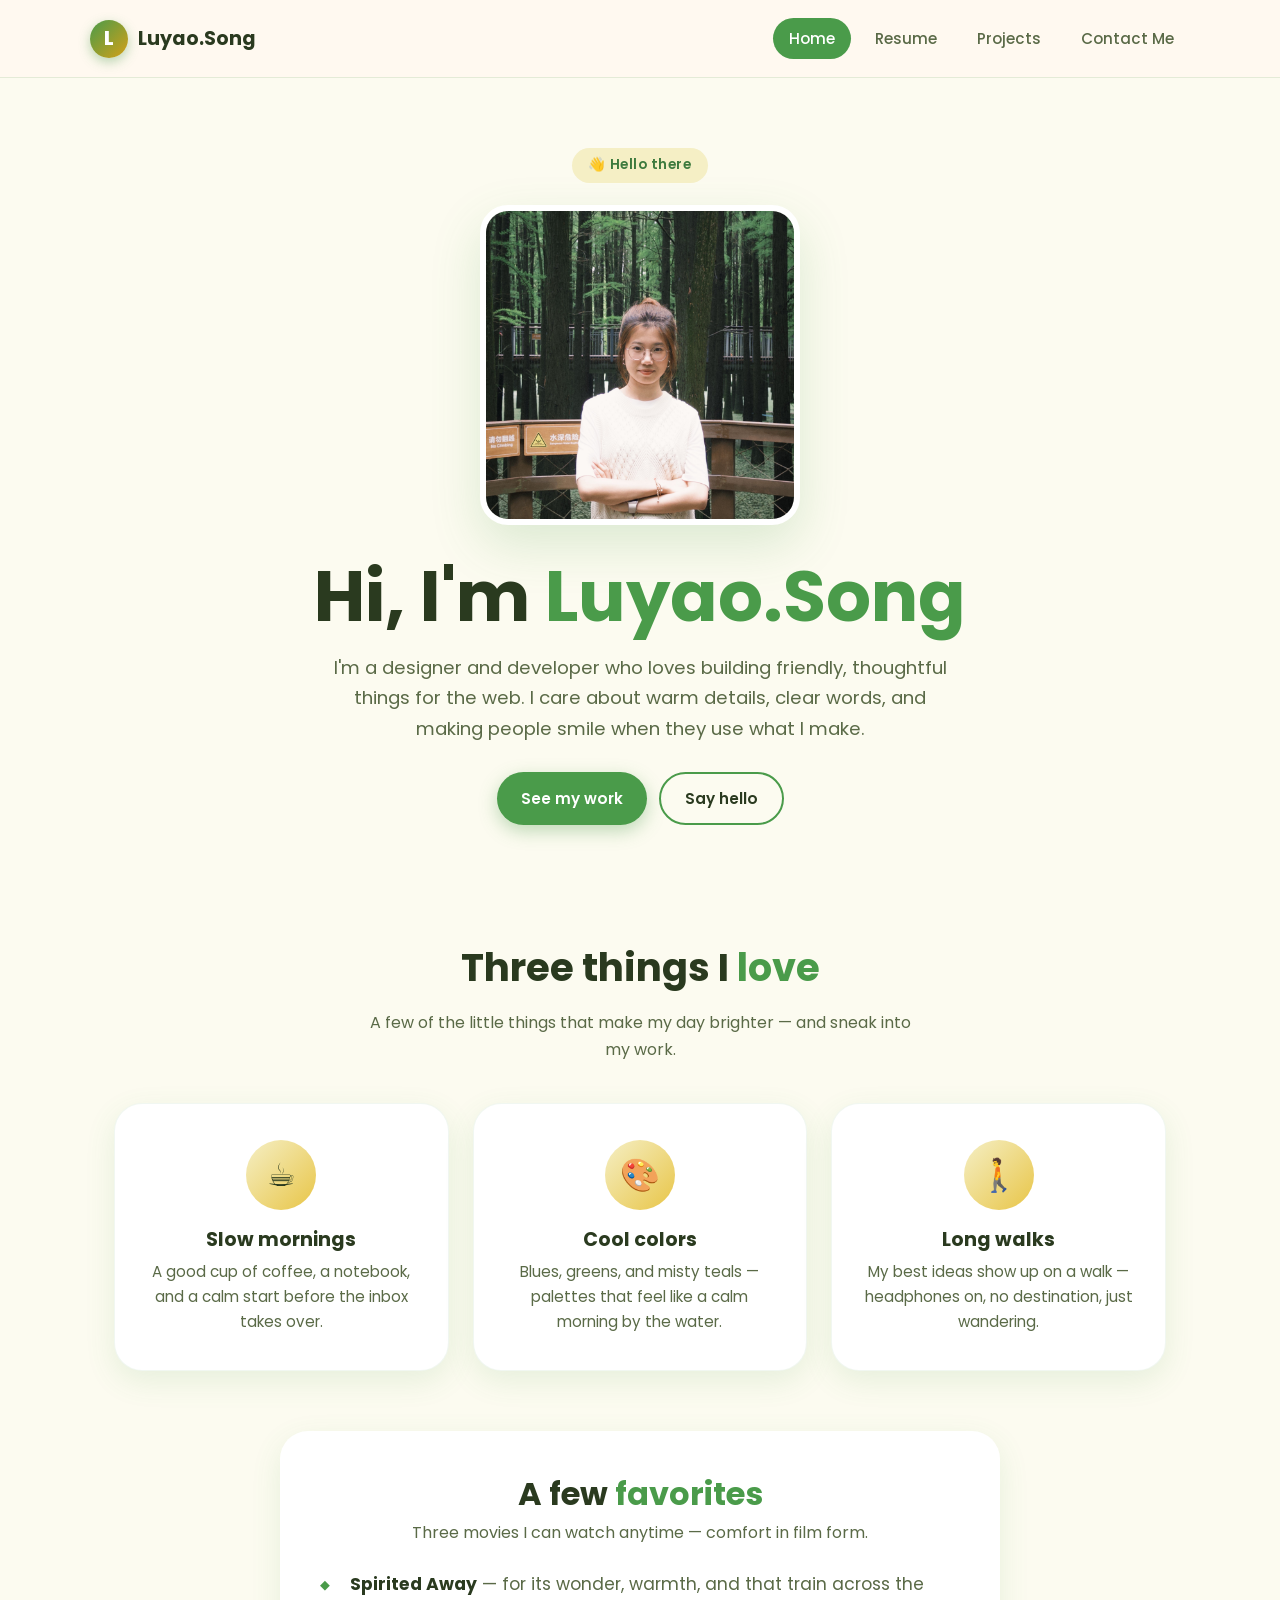
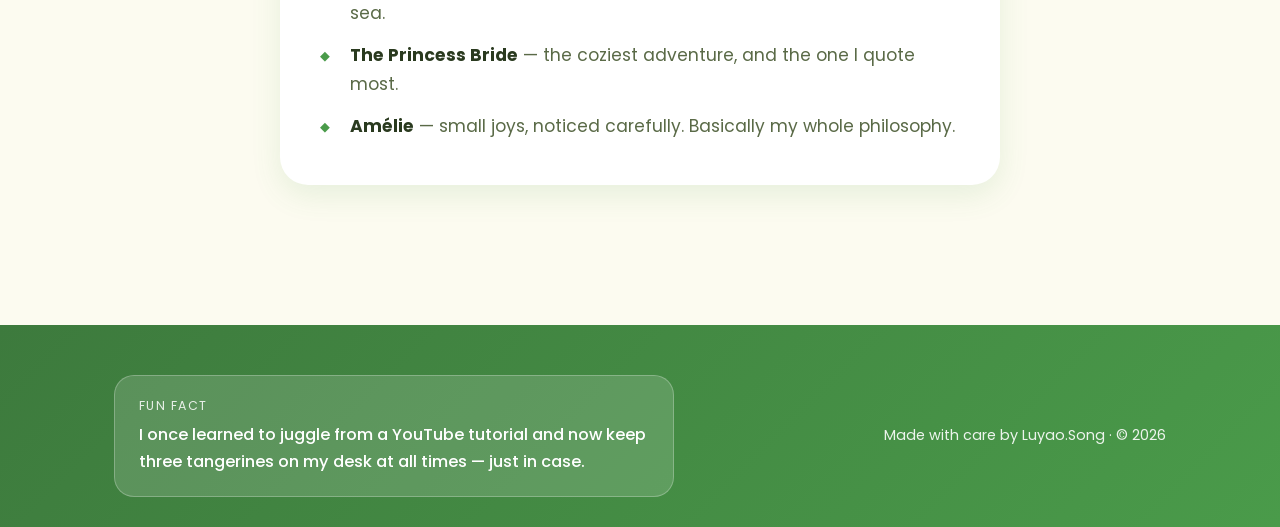
<file: index.html>
<!DOCTYPE html>
<html lang="en">
<head>
  <meta charset="UTF-8" />
  <meta name="viewport" content="width=device-width, initial-scale=1.0" />
  <title>Luyao.Song — Home</title>
  <meta name="description" content="Hi, I'm Luyao — a friendly designer & developer who loves warm colors, good coffee, and side projects." />
  <link rel="preconnect" href="https://fonts.googleapis.com" />
  <link rel="preconnect" href="https://fonts.gstatic.com" crossorigin />
  <link href="https://fonts.googleapis.com/css2?family=Poppins:wght@400;500;600;700&display=swap" rel="stylesheet" />
  <link rel="stylesheet" href="styles.css" />
</head>
<body>
  <!-- ===== Header ===== -->
  <header class="site-header">
    <div class="container nav">
      <a class="brand" href="index.html">
        <span class="brand-mark">L</span>
        <span>Luyao.Song</span>
      </a>
      <button class="nav-toggle" aria-label="Toggle menu" aria-expanded="false">
        <span></span><span></span><span></span>
      </button>
      <nav class="nav-links" id="navLinks">
        <a href="index.html" class="active">Home</a>
        <a href="resume.html">Resume</a>
        <a href="projects.html">Projects</a>
        <a href="contact.html">Contact Me</a>
      </nav>
    </div>
  </header>

  <main>
    <!-- ===== Hero ===== -->
    <section class="hero">
      <div class="container">
        <span class="hero-eyebrow">👋 Hello there</span>
        <img class="hero-photo"
             src="profile.jpg"
             alt="Portrait of Luyao.Song" />
        <h1>Hi, I'm <span class="accent">Luyao.Song</span></h1>
        <p class="lead">
          I'm a designer and developer who loves building friendly, thoughtful
          things for the web. I care about warm details, clear words, and
          making people smile when they use what I make.
        </p>
        <div class="hero-actions">
          <a href="projects.html" class="btn">See my work</a>
          <a href="contact.html" class="btn btn-ghost">Say hello</a>
        </div>
      </div>
    </section>

    <!-- ===== Three things I like ===== -->
    <section class="section">
      <div class="container">
        <div class="section-head">
          <h2>Three things I <span class="accent">love</span></h2>
          <p>A few of the little things that make my day brighter — and sneak into my work.</p>
        </div>
        <div class="likes-grid">
          <article class="like-card">
            <div class="like-icon">☕</div>
            <h3>Slow mornings</h3>
            <p>A good cup of coffee, a notebook, and a calm start before the inbox takes over.</p>
          </article>
          <article class="like-card">
            <div class="like-icon">🎨</div>
            <h3>Cool colors</h3>
            <p>Blues, greens, and misty teals — palettes that feel like a calm morning by the water.</p>
          </article>
          <article class="like-card">
            <div class="like-icon">🚶</div>
            <h3>Long walks</h3>
            <p>My best ideas show up on a walk — headphones on, no destination, just wandering.</p>
          </article>
        </div>
      </div>
    </section>

    <!-- ===== Favorites ===== -->
    <section class="section" style="padding-top:0;">
      <div class="container">
        <div class="favorites">
          <h2>A few <span class="accent">favorites</span></h2>
          <p class="sub">Three movies I can watch anytime — comfort in film form.</p>
          <ul class="favorites-list">
            <li><strong>Spirited Away</strong> — for its wonder, warmth, and that train across the sea.</li>
            <li><strong>The Princess Bride</strong> — the coziest adventure, and the one I quote most.</li>
            <li><strong>Amélie</strong> — small joys, noticed carefully. Basically my whole philosophy.</li>
          </ul>
        </div>
      </div>
    </section>
  </main>

  <!-- ===== Footer ===== -->
  <footer class="site-footer">
    <div class="container footer-inner">
      <div class="fun-fact">
        <div class="label">Fun fact</div>
        <p>I once learned to juggle from a YouTube tutorial and now keep three tangerines on my desk at all times — just in case.</p>
      </div>
      <div class="footer-meta">
        Made with care by Luyao.Song · © 2026
      </div>
    </div>
  </footer>

  <script src="app.js"></script>
</body>
</html>
</file>
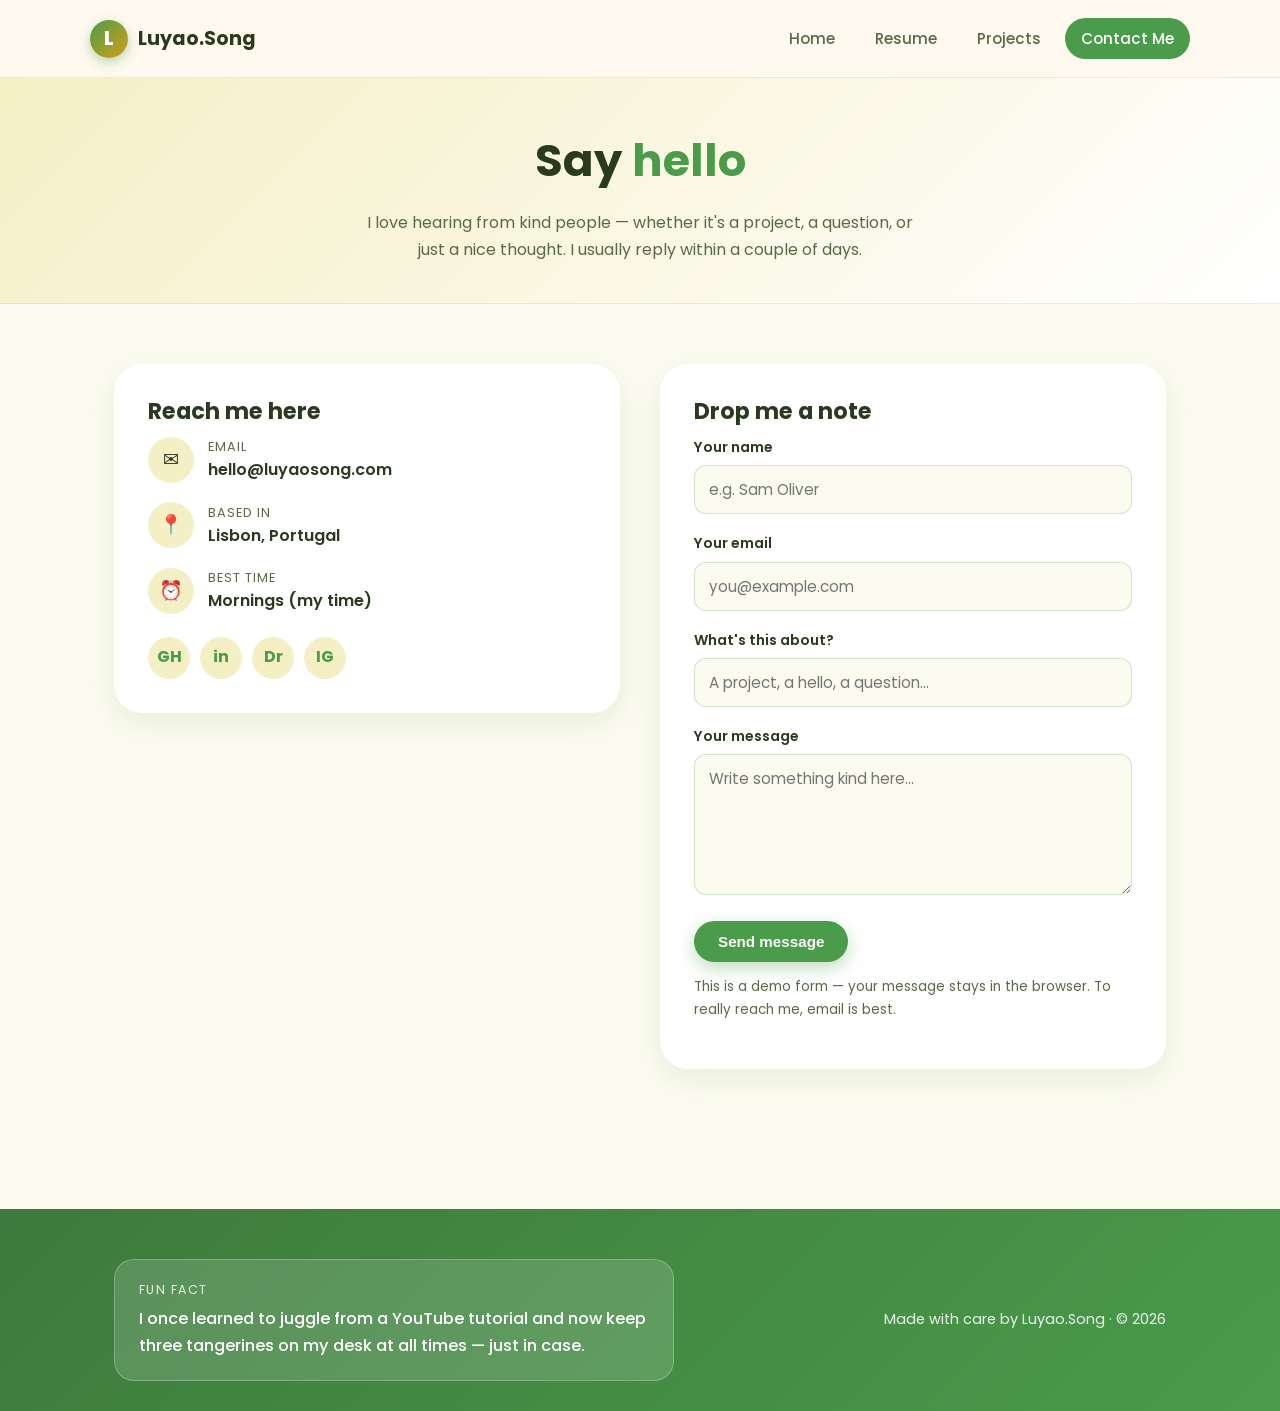
<file: contact.html>
<!DOCTYPE html>
<html lang="en">
<head>
  <meta charset="UTF-8" />
  <meta name="viewport" content="width=device-width, initial-scale=1.0" />
  <title>Luyao.Song — Contact Me</title>
  <meta name="description" content="Get in touch with Luyao.Song — friendly messages always welcome." />
  <link rel="preconnect" href="https://fonts.googleapis.com" />
  <link rel="preconnect" href="https://fonts.gstatic.com" crossorigin />
  <link href="https://fonts.googleapis.com/css2?family=Poppins:wght@400;500;600;700&display=swap" rel="stylesheet" />
  <link rel="stylesheet" href="styles.css" />
</head>
<body>
  <header class="site-header">
    <div class="container nav">
      <a class="brand" href="index.html">
        <span class="brand-mark">L</span>
        <span>Luyao.Song</span>
      </a>
      <button class="nav-toggle" aria-label="Toggle menu" aria-expanded="false">
        <span></span><span></span><span></span>
      </button>
      <nav class="nav-links" id="navLinks">
        <a href="index.html">Home</a>
        <a href="resume.html">Resume</a>
        <a href="projects.html">Projects</a>
        <a href="contact.html" class="active">Contact Me</a>
      </nav>
    </div>
  </header>

  <main>
    <section class="page-hero">
      <div class="container">
        <h1>Say <span class="accent">hello</span></h1>
        <p>I love hearing from kind people — whether it's a project, a question, or just a nice thought. I usually reply within a couple of days.</p>
      </div>
    </section>

    <section class="section">
      <div class="container contact-grid">

        <!-- Contact info -->
        <div class="contact-card">
          <h2 style="font-size:1.4rem;">Reach me here</h2>
          <div class="contact-list">
            <div class="contact-item">
              <div class="contact-icon">✉️</div>
              <div>
                <div class="label">Email</div>
                <div class="value">hello@luyaosong.com</div>
              </div>
            </div>
            <div class="contact-item">
              <div class="contact-icon">📍</div>
              <div>
                <div class="label">Based in</div>
                <div class="value">Lisbon, Portugal</div>
              </div>
            </div>
            <div class="contact-item">
              <div class="contact-icon">⏰</div>
              <div>
                <div class="label">Best time</div>
                <div class="value">Mornings (my time)</div>
              </div>
            </div>
          </div>

          <div class="social-row">
            <a class="social-chip" href="#" aria-label="GitHub">GH</a>
            <a class="social-chip" href="#" aria-label="LinkedIn">in</a>
            <a class="social-chip" href="#" aria-label="Dribbble">Dr</a>
            <a class="social-chip" href="#" aria-label="Instagram">IG</a>
          </div>
        </div>

        <!-- Contact form -->
        <div class="contact-card">
          <h2 style="font-size:1.4rem;">Drop me a note</h2>
          <form id="contactForm" novalidate>
            <div class="form-group">
              <label for="name">Your name</label>
              <input type="text" id="name" name="name" placeholder="e.g. Sam Oliver" required />
            </div>
            <div class="form-group">
              <label for="email">Your email</label>
              <input type="email" id="email" name="email" placeholder="you@example.com" required />
            </div>
            <div class="form-group">
              <label for="subject">What's this about?</label>
              <input type="text" id="subject" name="subject" placeholder="A project, a hello, a question…" />
            </div>
            <div class="form-group">
              <label for="message">Your message</label>
              <textarea id="message" name="message" rows="5" placeholder="Write something kind here…" required></textarea>
            </div>
            <button type="submit" class="btn">Send message</button>
            <p class="form-status" id="formStatus"></p>
            <p class="form-note">This is a demo form — your message stays in the browser. To really reach me, email is best.</p>
          </form>
        </div>

      </div>
    </section>
  </main>

  <footer class="site-footer">
    <div class="container footer-inner">
      <div class="fun-fact">
        <div class="label">Fun fact</div>
        <p>I once learned to juggle from a YouTube tutorial and now keep three tangerines on my desk at all times — just in case.</p>
      </div>
      <div class="footer-meta">
        Made with care by Luyao.Song · © 2026
      </div>
    </div>
  </footer>

  <script src="app.js"></script>
</body>
</html>
</file>
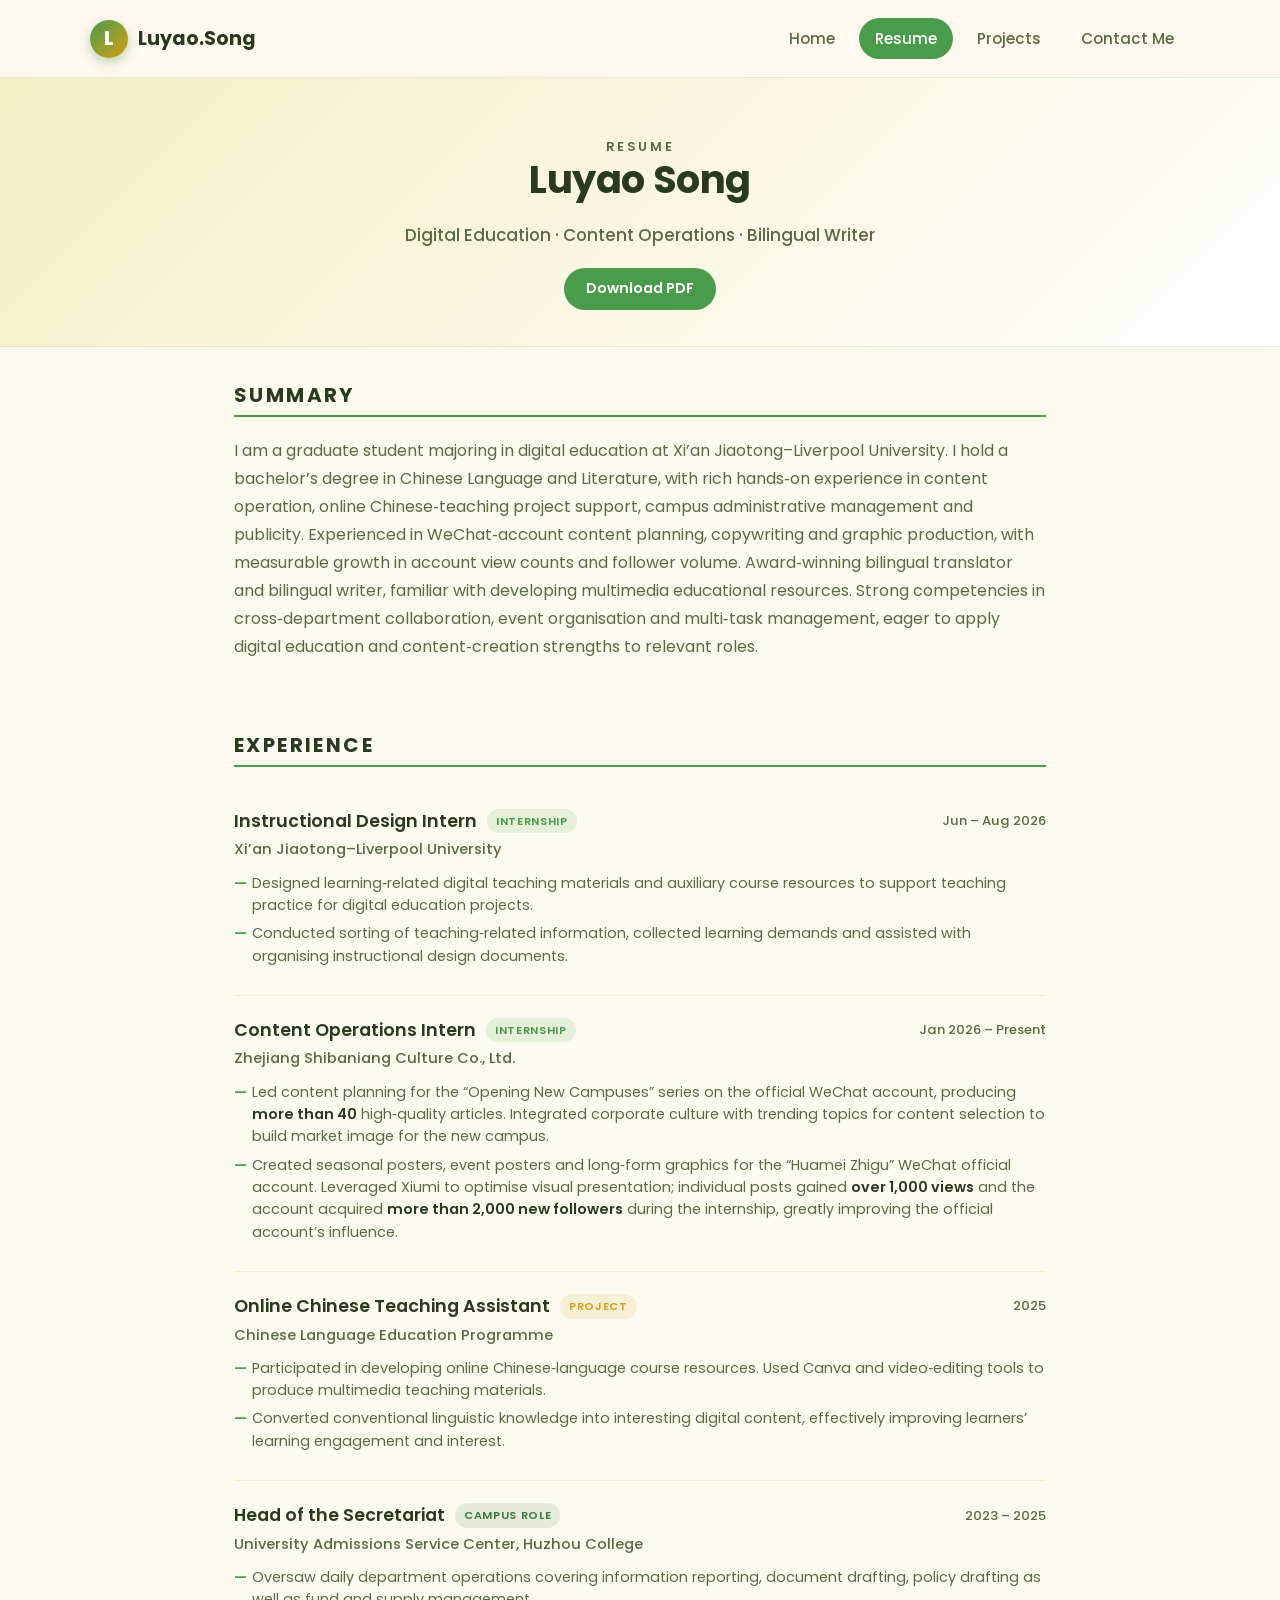
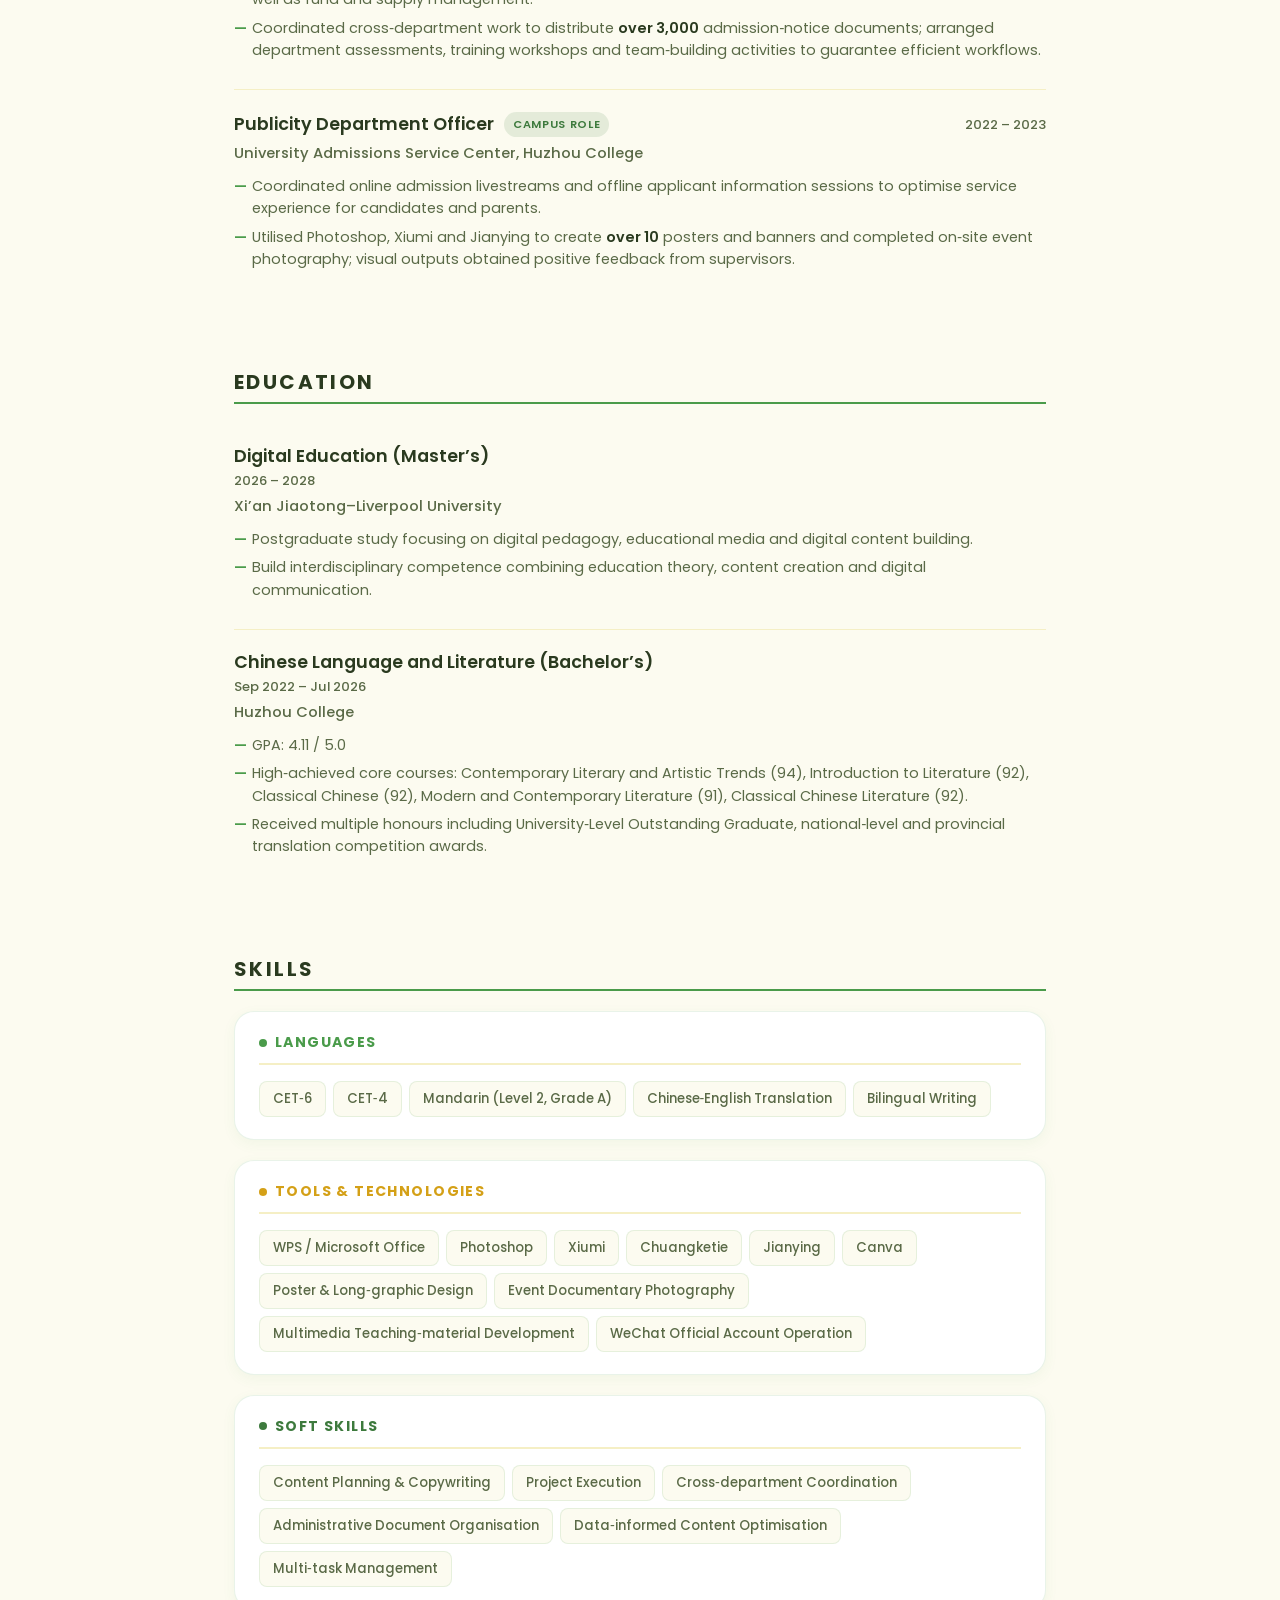
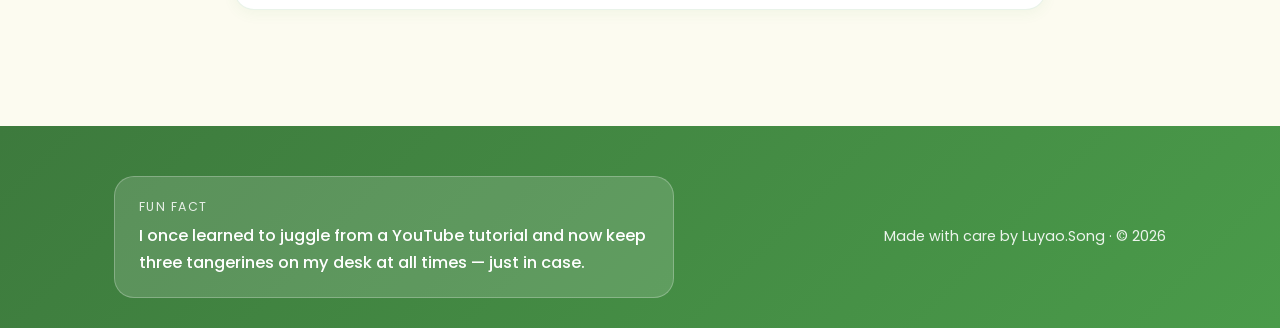
<file: resume.html>
<!DOCTYPE html>
<html lang="en">
<head>
  <meta charset="UTF-8" />
  <meta name="viewport" content="width=device-width, initial-scale=1.0" />
  <title>Luyao.Song — Resume</title>
  <meta name="description" content="Resume of Song Luyao — content operations, design, and Chinese language education." />
  <link rel="preconnect" href="https://fonts.googleapis.com" />
  <link rel="preconnect" href="https://fonts.gstatic.com" crossorigin />
  <link href="https://fonts.googleapis.com/css2?family=Poppins:wght@400;500;600;700&display=swap" rel="stylesheet" />
  <link rel="stylesheet" href="styles.css" />
</head>
<body>
  <header class="site-header">
    <div class="container nav">
      <a class="brand" href="index.html">
        <span class="brand-mark">L</span>
        <span>Luyao.Song</span>
      </a>
      <button class="nav-toggle" aria-label="Toggle menu" aria-expanded="false">
        <span></span><span></span><span></span>
      </button>
      <nav class="nav-links" id="navLinks">
        <a href="index.html">Home</a>
        <a href="resume.html" class="active">Resume</a>
        <a href="projects.html">Projects</a>
        <a href="contact.html">Contact Me</a>
      </nav>
    </div>
  </header>

  <main>
    <section class="page-hero resume-hero">
      <div class="container">
        <p class="resume-eyebrow">Resume</p>
        <h1>Luyao Song</h1>
        <p class="hero-subtitle">Digital Education &middot; Content Operations &middot; Bilingual Writer</p>
        <a href="resume.pdf" download class="btn-download">Download PDF</a>
      </div>
    </section>

    <section class="section" id="summary">
      <div class="container">
        <h2>Summary</h2>
        <p>I am a graduate student majoring in digital education at Xi&rsquo;an Jiaotong&ndash;Liverpool University. I hold a bachelor&rsquo;s degree in Chinese Language and Literature, with rich hands&dash;on experience in content operation, online Chinese&dash;teaching project support, campus administrative management and publicity. Experienced in WeChat&dash;account content planning, copywriting and graphic production, with measurable growth in account view counts and follower volume. Award&dash;winning bilingual translator and bilingual writer, familiar with developing multimedia educational resources. Strong competencies in cross&dash;department collaboration, event organisation and multi&dash;task management, eager to apply digital education and content&dash;creation strengths to relevant roles.</p>
      </div>
    </section>

    <section class="section" id="experience">
      <div class="container">
        <h2>Experience</h2>

        <div class="timeline-item">
          <div class="entry-head">
            <div class="entry-title">
              <h3>Instructional Design Intern</h3>
              <span class="role-badge internship">Internship</span>
            </div>
            <span class="date">Jun &ndash; Aug 2026</span>
          </div>
          <div class="org">Xi&rsquo;an Jiaotong&ndash;Liverpool University</div>
          <ul class="bullets">
            <li>Designed learning&dash;related digital teaching materials and auxiliary course resources to support teaching practice for digital education projects.</li>
            <li>Conducted sorting of teaching&dash;related information, collected learning demands and assisted with organising instructional design documents.</li>
          </ul>
        </div>

        <div class="timeline-item">
          <div class="entry-head">
            <div class="entry-title">
              <h3>Content Operations Intern</h3>
              <span class="role-badge internship">Internship</span>
            </div>
            <span class="date">Jan 2026 &ndash; Present</span>
          </div>
          <div class="org">Zhejiang Shibaniang Culture Co., Ltd.</div>
          <ul class="bullets">
            <li>Led content planning for the &ldquo;Opening New Campuses&rdquo; series on the official WeChat account, producing <strong>more than 40</strong> high&dash;quality articles. Integrated corporate culture with trending topics for content selection to build market image for the new campus.</li>
            <li>Created seasonal posters, event posters and long&dash;form graphics for the &ldquo;Huamei Zhigu&rdquo; WeChat official account. Leveraged Xiumi to optimise visual presentation; individual posts gained <strong>over 1,000 views</strong> and the account acquired <strong>more than 2,000 new followers</strong> during the internship, greatly improving the official account&rsquo;s influence.</li>
          </ul>
        </div>

        <div class="timeline-item">
          <div class="entry-head">
            <div class="entry-title">
              <h3>Online Chinese Teaching Assistant</h3>
              <span class="role-badge project">Project</span>
            </div>
            <span class="date">2025</span>
          </div>
          <div class="org">Chinese Language Education Programme</div>
          <ul class="bullets">
            <li>Participated in developing online Chinese&dash;language course resources. Used Canva and video&dash;editing tools to produce multimedia teaching materials.</li>
            <li>Converted conventional linguistic knowledge into interesting digital content, effectively improving learners&rsquo; learning engagement and interest.</li>
          </ul>
        </div>

        <div class="timeline-item">
          <div class="entry-head">
            <div class="entry-title">
              <h3>Head of the Secretariat</h3>
              <span class="role-badge campus">Campus Role</span>
            </div>
            <span class="date">2023 &ndash; 2025</span>
          </div>
          <div class="org">University Admissions Service Center, Huzhou College</div>
          <ul class="bullets">
            <li>Oversaw daily department operations covering information reporting, document drafting, policy drafting as well as fund and supply management.</li>
            <li>Coordinated cross&dash;department work to distribute <strong>over 3,000</strong> admission&dash;notice documents; arranged department assessments, training workshops and team&dash;building activities to guarantee efficient workflows.</li>
          </ul>
        </div>

        <div class="timeline-item">
          <div class="entry-head">
            <div class="entry-title">
              <h3>Publicity Department Officer</h3>
              <span class="role-badge campus">Campus Role</span>
            </div>
            <span class="date">2022 &ndash; 2023</span>
          </div>
          <div class="org">University Admissions Service Center, Huzhou College</div>
          <ul class="bullets">
            <li>Coordinated online admission livestreams and offline applicant information sessions to optimise service experience for candidates and parents.</li>
            <li>Utilised Photoshop, Xiumi and Jianying to create <strong>over 10</strong> posters and banners and completed on&dash;site event photography; visual outputs obtained positive feedback from supervisors.</li>
          </ul>
        </div>
      </div>
    </section>

    <section class="section" id="education">
      <div class="container">
        <h2>Education</h2>

        <div class="timeline-item">
          <div class="meta">
            <h3>Digital Education (Master&rsquo;s)</h3>
            <span class="date">2026 &ndash; 2028</span>
          </div>
          <div class="org">Xi&rsquo;an Jiaotong&ndash;Liverpool University</div>
          <ul class="bullets">
            <li>Postgraduate study focusing on digital pedagogy, educational media and digital content building.</li>
            <li>Build interdisciplinary competence combining education theory, content creation and digital communication.</li>
          </ul>
        </div>

        <div class="timeline-item">
          <div class="meta">
            <h3>Chinese Language and Literature (Bachelor&rsquo;s)</h3>
            <span class="date">Sep 2022 &ndash; Jul 2026</span>
          </div>
          <div class="org">Huzhou College</div>
          <ul class="bullets">
            <li>GPA: 4.11 / 5.0</li>
            <li>High&dash;achieved core courses: Contemporary Literary and Artistic Trends (94), Introduction to Literature (92), Classical Chinese (92), Modern and Contemporary Literature (91), Classical Chinese Literature (92).</li>
            <li>Received multiple honours including University&dash;Level Outstanding Graduate, national&dash;level and provincial translation competition awards.</li>
          </ul>
        </div>
      </div>
    </section>

    <section class="section" id="skills">
      <div class="container">
        <h2>Skills</h2>

        <div class="skills-grid">
          <div class="skill-card">
            <h3 class="skill-card-head">Languages</h3>
            <div class="skill-tags">
              <span class="tag">CET&dash;6</span>
              <span class="tag">CET&dash;4</span>
              <span class="tag">Mandarin (Level 2, Grade A)</span>
              <span class="tag">Chinese&dash;English Translation</span>
              <span class="tag">Bilingual Writing</span>
            </div>
          </div>

          <div class="skill-card">
            <h3 class="skill-card-head">Tools &amp; Technologies</h3>
            <div class="skill-tags">
              <span class="tag">WPS / Microsoft Office</span>
              <span class="tag">Photoshop</span>
              <span class="tag">Xiumi</span>
              <span class="tag">Chuangketie</span>
              <span class="tag">Jianying</span>
              <span class="tag">Canva</span>
              <span class="tag">Poster &amp; Long&dash;graphic Design</span>
              <span class="tag">Event Documentary Photography</span>
              <span class="tag">Multimedia Teaching&dash;material Development</span>
              <span class="tag">WeChat Official Account Operation</span>
            </div>
          </div>

          <div class="skill-card">
            <h3 class="skill-card-head">Soft Skills</h3>
            <div class="skill-tags">
              <span class="tag">Content Planning &amp; Copywriting</span>
              <span class="tag">Project Execution</span>
              <span class="tag">Cross&dash;department Coordination</span>
              <span class="tag">Administrative Document Organisation</span>
              <span class="tag">Data&dash;informed Content Optimisation</span>
              <span class="tag">Multi&dash;task Management</span>
            </div>
          </div>
        </div>
      </div>
    </section>
  </main>

  <footer class="site-footer">
    <div class="container footer-inner">
      <div class="fun-fact">
        <div class="label">Fun fact</div>
        <p>I once learned to juggle from a YouTube tutorial and now keep three tangerines on my desk at all times — just in case.</p>
      </div>
      <div class="footer-meta">
        Made with care by Luyao.Song · © 2026
      </div>
    </div>
  </footer>

  <script src="app.js"></script>
</body>
</html>
</file>
<file: styles.css>
/* ===== Design Tokens ===== */
:root {
  --cream: #FCFBF0;
  --cream-deep: #F5EFC5;
  --coral: #4A9B4A;
  --coral-dark: #2F7A2F;
  --amber: #D4A017;
  --honey: #E8C547;
  --terracotta: #3D7A3D;
  --ink: #2A3A1F;
  --ink-soft: #5A6A47;
  --card: #FFFFFF;
  --shadow: 0 10px 30px rgba(74, 155, 74, 0.12);
  --shadow-lg: 0 20px 50px rgba(74, 155, 74, 0.18);
  --radius-sm: 12px;
  --radius: 20px;
  --radius-lg: 28px;
  --radius-pill: 999px;
  --font: "Poppins", "Segoe UI", system-ui, -apple-system, sans-serif;
  --maxw: 1100px;
}

/* ===== Reset ===== */
*, *::before, *::after { box-sizing: border-box; }
html { scroll-behavior: smooth; }
body {
  margin: 0;
  font-family: var(--font);
  color: var(--ink);
  background: var(--cream);
  line-height: 1.65;
  -webkit-font-smoothing: antialiased;
}
img { max-width: 100%; display: block; }
a { color: inherit; text-decoration: none; }
ul { margin: 0; padding: 0; list-style: none; }
h1, h2, h3, h4 { line-height: 1.2; margin: 0 0 0.5em; font-weight: 700; }
p { margin: 0 0 1em; }

.container {
  width: 100%;
  max-width: var(--maxw);
  margin: 0 auto;
  padding: 0 24px;
}

/* ===== Buttons ===== */
.btn {
  display: inline-flex;
  align-items: center;
  gap: 8px;
  padding: 12px 24px;
  border-radius: var(--radius-pill);
  background: var(--coral);
  color: #fff;
  font-weight: 600;
  font-size: 0.95rem;
  border: none;
  cursor: pointer;
  transition: transform 0.2s ease, box-shadow 0.2s ease, background 0.2s ease;
  box-shadow: 0 6px 18px rgba(74, 155, 74, 0.35);
}
.btn:hover { transform: translateY(-2px); background: var(--coral-dark); box-shadow: 0 10px 24px rgba(74, 155, 74, 0.45); }
.btn-ghost {
  background: transparent;
  color: var(--ink);
  border: 2px solid var(--coral);
  box-shadow: none;
}
.btn-ghost:hover { background: var(--coral); color: #fff; }

/* ===== Header / Nav ===== */
.site-header {
  position: sticky;
  top: 0;
  z-index: 100;
  background: rgba(255, 248, 240, 0.85);
  backdrop-filter: blur(12px);
  border-bottom: 1px solid rgba(74, 155, 74, 0.15);
}
.nav {
  display: flex;
  align-items: center;
  justify-content: space-between;
  padding: 18px 0;
}
.brand {
  display: flex;
  align-items: center;
  gap: 10px;
  font-weight: 700;
  font-size: 1.2rem;
  color: var(--ink);
}
.brand-mark {
  width: 38px;
  height: 38px;
  border-radius: 50%;
  background: linear-gradient(135deg, var(--coral), var(--amber));
  display: grid;
  place-items: center;
  color: #fff;
  font-weight: 800;
  box-shadow: 0 4px 12px rgba(74, 155, 74, 0.4);
}
.nav-links {
  display: flex;
  gap: 8px;
  align-items: center;
}
.nav-links a {
  padding: 8px 16px;
  border-radius: var(--radius-pill);
  font-weight: 500;
  font-size: 0.95rem;
  color: var(--ink-soft);
  transition: background 0.2s, color 0.2s;
}
.nav-links a:hover { background: var(--cream-deep); color: var(--ink); }
.nav-links a.active { background: var(--coral); color: #fff; }
.nav-toggle {
  display: none;
  flex-direction: column;
  gap: 5px;
  background: transparent;
  border: none;
  cursor: pointer;
  padding: 8px;
}
.nav-toggle span {
  width: 24px;
  height: 2px;
  background: var(--ink);
  border-radius: 2px;
  transition: 0.3s;
}

/* ===== Hero ===== */
.hero {
  padding: 70px 0 60px;
  text-align: center;
}
.hero-eyebrow {
  display: inline-block;
  padding: 6px 16px;
  background: var(--cream-deep);
  color: var(--terracotta);
  border-radius: var(--radius-pill);
  font-size: 0.85rem;
  font-weight: 600;
  letter-spacing: 0.04em;
  margin-bottom: 22px;
}
.hero-photo {
  width: 320px;
  height: 320px;
  border-radius: var(--radius-lg);
  object-fit: cover;
  margin: 0 auto 30px;
  border: 6px solid #fff;
  box-shadow: var(--shadow-lg);
  background: var(--cream-deep);
}
.hero h1 {
  font-size: clamp(2.9rem, 6.5vw, 4.4rem);
  margin-bottom: 14px;
}
.hero h1 .accent { color: var(--coral); }
.hero .lead {
  font-size: 1.15rem;
  color: var(--ink-soft);
  max-width: 620px;
  margin: 0 auto 28px;
}
.hero-actions { display: inline-flex; gap: 12px; flex-wrap: wrap; justify-content: center; }

/* ===== Section ===== */
.section { padding: 60px 0; }
.section-head { text-align: center; margin-bottom: 40px; }
.section-head h2 { font-size: clamp(1.8rem, 4vw, 2.4rem); }
.section-head h2 .accent { color: var(--coral); }
.section-head p { color: var(--ink-soft); max-width: 560px; margin: 8px auto 0; }

/* ===== Likes Cards ===== */
.likes-grid {
  display: grid;
  grid-template-columns: repeat(3, 1fr);
  gap: 24px;
}
.like-card {
  background: var(--card);
  border-radius: var(--radius-lg);
  padding: 36px 28px;
  text-align: center;
  box-shadow: var(--shadow);
  transition: transform 0.25s ease, box-shadow 0.25s ease;
  border: 1px solid rgba(74, 155, 74, 0.08);
}
.like-card:hover { transform: translateY(-6px); box-shadow: var(--shadow-lg); }
.like-icon {
  width: 70px;
  height: 70px;
  border-radius: 50%;
  margin: 0 auto 18px;
  display: grid;
  place-items: center;
  font-size: 2rem;
  background: linear-gradient(135deg, var(--cream-deep), var(--honey));
}
.like-card h3 { font-size: 1.2rem; margin-bottom: 8px; }
.like-card p { color: var(--ink-soft); font-size: 0.95rem; margin: 0; }

/* ===== Favorites ===== */
.favorites {
  background: var(--card);
  border-radius: var(--radius-lg);
  padding: 44px 40px;
  box-shadow: var(--shadow);
  max-width: 720px;
  margin: 0 auto;
  text-align: center;
}
.favorites h2 { font-size: clamp(1.6rem, 3.5vw, 2rem); margin-bottom: 6px; }
.favorites h2 .accent { color: var(--coral); }
.favorites .sub { color: var(--ink-soft); margin-bottom: 24px; }
.favorites-list { display: inline-block; text-align: left; margin: 0 auto; }
.favorites-list li {
  position: relative;
  padding-left: 30px;
  margin-bottom: 14px;
  font-size: 1.08rem;
  color: var(--ink-soft);
}
.favorites-list li:last-child { margin-bottom: 0; }
.favorites-list li::before {
  content: "◆";
  position: absolute;
  left: 0;
  top: 4px;
  color: var(--coral);
  font-size: 0.8rem;
}
.favorites-list li strong { color: var(--ink); }

/* ===== Footer ===== */
.site-footer {
  background: linear-gradient(135deg, var(--terracotta), var(--coral));
  color: #fff;
  padding: 50px 0 30px;
  margin-top: 80px;
}
.footer-inner {
  display: flex;
  flex-wrap: wrap;
  align-items: center;
  justify-content: space-between;
  gap: 24px;
}
.fun-fact {
  background: rgba(255, 255, 255, 0.15);
  border: 1px solid rgba(255, 255, 255, 0.25);
  border-radius: var(--radius);
  padding: 20px 24px;
  max-width: 560px;
}
.fun-fact .label {
  font-size: 0.78rem;
  letter-spacing: 0.12em;
  text-transform: uppercase;
  opacity: 0.85;
  margin-bottom: 6px;
}
.fun-fact p { margin: 0; font-size: 1.02rem; font-weight: 500; }
.footer-meta { font-size: 0.9rem; opacity: 0.9; }

/* ===== Page Header (sub pages) ===== */
.page-hero {
  background: linear-gradient(135deg, var(--cream-deep), #fff);
  padding: 56px 0 40px;
  text-align: center;
  border-bottom: 1px solid rgba(74, 155, 74, 0.12);
}
.page-hero h1 { font-size: clamp(2rem, 5vw, 2.8rem); }
.page-hero h1 .accent { color: var(--coral); }
.page-hero p { color: var(--ink-soft); max-width: 560px; margin: 10px auto 0; }

/* ===== Resume hero ===== */
.resume-hero { padding: 48px 0 36px; }
.resume-eyebrow {
  font-size: 0.8rem;
  font-weight: 600;
  text-transform: uppercase;
  letter-spacing: 0.2em;
  color: var(--coral);
  margin: 0 0 6px;
}
.resume-hero h1 { font-size: clamp(1.8rem, 4vw, 2.4rem); letter-spacing: -0.01em; }
.hero-subtitle {
  font-size: 1.05rem;
  color: var(--ink-soft);
  font-weight: 500;
  margin: 6px 0 0;
}
.btn-download {
  display: inline-block;
  margin-top: 18px;
  padding: 9px 22px;
  background: var(--coral);
  color: #fff;
  border-radius: var(--radius-pill);
  font-size: 0.9rem;
  font-weight: 600;
  text-decoration: none;
  transition: background 0.2s ease;
}
.btn-download:hover { background: var(--coral-dark); }

/* ===== Resume section headings ===== */
#summary > .container > h2,
#experience > .container > h2,
#education > .container > h2,
#skills > .container > h2 {
  font-size: 1.25rem;
  font-weight: 700;
  text-transform: uppercase;
  letter-spacing: 0.12em;
  color: var(--ink);
  border-bottom: 2px solid var(--coral);
  padding-bottom: 8px;
  margin: 0 0 20px;
}
#summary > .container > p {
  font-size: 1rem;
  line-height: 1.75;
  color: var(--ink-soft);
  margin: 0;
}
#summary, #experience, #education, #skills { padding: 36px 0; }
#summary .container, #experience .container, #education .container, #skills .container { max-width: 860px; }

/* ===== Resume ===== */
.resume-grid {
  display: grid;
  grid-template-columns: 1fr 2fr;
  gap: 40px;
  align-items: start;
}
.resume-side {
  background: var(--card);
  border-radius: var(--radius-lg);
  padding: 32px;
  box-shadow: var(--shadow);
  position: sticky;
  top: 90px;
}
.resume-side h3 { color: var(--coral); font-size: 1rem; text-transform: uppercase; letter-spacing: 0.08em; margin-bottom: 14px; }
.skill-tags { display: flex; flex-wrap: wrap; gap: 8px; }
.skills-subhead { color: var(--ink); font-size: 0.95rem; font-weight: 600; text-transform: uppercase; letter-spacing: 0.08em; margin: 22px 0 10px; }
.skills-subhead:first-of-type { margin-top: 0; }
.tag {
  background: transparent;
  border: 1px solid rgba(74, 155, 74, 0.25);
  color: var(--ink-soft);
  padding: 5px 12px;
  border-radius: 6px;
  font-size: 0.83rem;
  font-weight: 500;
}

/* ===== Skills card grid ===== */
.skills-grid {
  display: flex;
  flex-direction: column;
  gap: 20px;
  margin-top: 20px;
}
.skill-card {
  min-width: 0;
  background: var(--card);
  border: 1px solid rgba(74, 155, 74, 0.12);
  border-radius: var(--radius);
  padding: 22px 24px;
  box-shadow: 0 4px 14px rgba(74, 155, 74, 0.06);
  transition: transform 0.25s ease, box-shadow 0.25s ease;
}
.skill-card:hover {
  transform: translateY(-4px);
  box-shadow: 0 12px 28px rgba(74, 155, 74, 0.14);
}
.skill-card-head {
  display: flex;
  align-items: center;
  gap: 8px;
  font-size: 0.88rem;
  font-weight: 700;
  text-transform: uppercase;
  letter-spacing: 0.1em;
  color: var(--coral);
  margin: 0 0 16px;
  padding-bottom: 12px;
  border-bottom: 2px solid var(--cream-deep);
}
.skill-card-head::before {
  content: "";
  width: 8px;
  height: 8px;
  border-radius: 50%;
  background: var(--coral);
  flex-shrink: 0;
}
.skill-card:nth-child(2) .skill-card-head { color: var(--amber); }
.skill-card:nth-child(2) .skill-card-head::before { background: var(--amber); }
.skill-card:nth-child(3) .skill-card-head { color: var(--terracotta); }
.skill-card:nth-child(3) .skill-card-head::before { background: var(--terracotta); }
#skills .skill-tags { gap: 7px; }
#skills .tag {
  background: var(--cream);
  border: 1px solid rgba(74, 155, 74, 0.12);
  border-radius: 8px;
  padding: 6px 13px;
  cursor: default;
  transition: all 0.2s ease;
}
#skills .tag:hover {
  background: var(--coral);
  color: #fff;
  border-color: var(--coral);
  transform: translateY(-2px);
}
.timeline-item {
  background: transparent;
  border-radius: 0;
  padding: 22px 0 22px;
  margin: 0;
  border: none;
  border-bottom: 1px solid var(--cream-deep);
  box-shadow: none;
  transition: none;
}
.timeline-item:last-child { border-bottom: none; }
.timeline-item .entry-head {
  display: flex;
  justify-content: space-between;
  align-items: center;
  flex-wrap: wrap;
  gap: 8px;
  margin-bottom: 4px;
}
.timeline-item .entry-title {
  display: flex;
  align-items: center;
  gap: 10px;
  flex-wrap: wrap;
}
.timeline-item h3 { margin: 0; font-size: 1.1rem; font-weight: 600; color: var(--ink); }
.timeline-item .role-badge {
  font-size: 0.7rem;
  font-weight: 600;
  text-transform: uppercase;
  letter-spacing: 0.06em;
  padding: 3px 9px;
  border-radius: 999px;
  white-space: nowrap;
}
.timeline-item .role-badge.internship { background: rgba(74,155,74,0.13); color: var(--coral); }
.timeline-item .role-badge.project { background: rgba(212,160,23,0.13); color: var(--amber); }
.timeline-item .role-badge.campus { background: rgba(61,122,61,0.13); color: var(--terracotta); }
.timeline-item .org { color: var(--ink-soft); font-weight: 500; font-size: 0.92rem; margin-bottom: 8px; }
.timeline-item .date { font-size: 0.82rem; color: var(--ink-soft); font-weight: 500; white-space: nowrap; }
.timeline-item ul.bullets { margin-top: 10px; padding-left: 0; list-style: none; }
.timeline-item ul.bullets li { position: relative; padding-left: 18px; margin-bottom: 6px; color: var(--ink-soft); font-size: 0.9rem; line-height: 1.55; }
.timeline-item ul.bullets li::before { content: "\2014"; position: absolute; left: 0; color: var(--coral); font-weight: 600; }
.timeline-item ul.bullets li strong { color: var(--ink); font-weight: 600; }

/* ===== Projects ===== */
.project-grid {
  display: grid;
  grid-template-columns: repeat(2, 1fr);
  gap: 28px;
}
.project-card {
  background: var(--card);
  border-radius: var(--radius-lg);
  overflow: hidden;
  box-shadow: var(--shadow);
  transition: transform 0.25s ease, box-shadow 0.25s ease;
  display: flex;
  flex-direction: column;
}
.project-card:hover { transform: translateY(-6px); box-shadow: var(--shadow-lg); }
.project-thumb { aspect-ratio: 16 / 9; width: 100%; object-fit: cover; background: var(--cream-deep); }
.project-body { padding: 24px 26px 28px; flex: 1; display: flex; flex-direction: column; }
.project-body h3 { font-size: 1.25rem; margin-bottom: 8px; }
.project-body p { color: var(--ink-soft); font-size: 0.95rem; flex: 1; }
.project-tags { display: flex; flex-wrap: wrap; gap: 6px; margin: 12px 0 16px; }
.project-link { color: var(--coral); font-weight: 600; font-size: 0.9rem; display: inline-flex; align-items: center; gap: 4px; }
.project-link:hover { color: var(--coral-dark); }

/* ===== Contact ===== */
.contact-grid {
  display: grid;
  grid-template-columns: 1fr 1fr;
  gap: 40px;
  align-items: start;
}
.contact-card {
  background: var(--card);
  border-radius: var(--radius-lg);
  padding: 34px;
  box-shadow: var(--shadow);
}
.contact-list { display: flex; flex-direction: column; gap: 18px; }
.contact-item { display: flex; align-items: center; gap: 14px; }
.contact-icon {
  width: 46px; height: 46px; border-radius: 50%;
  background: var(--cream-deep); display: grid; place-items: center; font-size: 1.2rem;
  flex-shrink: 0;
}
.contact-item .label { font-size: 0.8rem; color: var(--ink-soft); text-transform: uppercase; letter-spacing: 0.08em; }
.contact-item .value { font-weight: 600; }
.social-row { display: flex; gap: 10px; margin-top: 22px; }
.social-chip {
  width: 42px; height: 42px; border-radius: 50%;
  background: var(--cream-deep); display: grid; place-items: center;
  font-weight: 700; color: var(--coral); transition: 0.2s;
}
.social-chip:hover { background: var(--coral); color: #fff; transform: translateY(-2px); }
.form-group { margin-bottom: 18px; }
.form-group label { display: block; font-size: 0.88rem; font-weight: 600; margin-bottom: 6px; }
.form-group input, .form-group textarea {
  width: 100%; padding: 12px 14px; border: 1.5px solid rgba(74, 155, 74, 0.25);
  border-radius: var(--radius-sm); background: var(--cream); font-family: inherit; font-size: 0.95rem; color: var(--ink);
  transition: border 0.2s, box-shadow 0.2s;
}
.form-group input:focus, .form-group textarea:focus {
  outline: none; border-color: var(--coral); box-shadow: 0 0 0 3px rgba(74, 155, 74, 0.15);
}
.form-note { font-size: 0.85rem; color: var(--ink-soft); margin-top: 14px; }
.form-status { margin-top: 14px; font-weight: 600; color: var(--coral); display: none; }

/* ===== To-Do App ===== */
.todo-app {
  background: var(--card);
  border-radius: var(--radius-lg);
  padding: 36px 34px;
  box-shadow: var(--shadow);
  max-width: 680px;
  margin: 0 auto;
  border: 1px solid rgba(74, 155, 74, 0.08);
}
.todo-head { text-align: center; margin-bottom: 24px; }
.todo-head h2 { font-size: clamp(1.6rem, 3.5vw, 2rem); margin-bottom: 4px; }
.todo-head h2 .accent { color: var(--coral); }
.todo-sub { color: var(--ink-soft); font-size: 0.95rem; margin: 0; }

.todo-form {
  display: grid;
  grid-template-columns: auto 1fr auto;
  gap: 10px;
  align-items: end;
  padding: 18px;
  background: var(--cream);
  border-radius: var(--radius);
  border: 1px solid rgba(74, 155, 74, 0.15);
}
.todo-extras {
  grid-column: 1 / -1;
  display: grid;
  grid-template-columns: auto 1fr;
  gap: 14px;
  align-items: end;
  padding-top: 14px;
  margin-top: 4px;
  border-top: 1px dashed rgba(74, 155, 74, 0.2);
}
.todo-field { display: flex; flex-direction: column; }
.todo-field label, .todo-field-label {
  font-size: 0.72rem;
  font-weight: 600;
  letter-spacing: 0.08em;
  text-transform: uppercase;
  color: var(--ink-soft);
  margin-bottom: 6px;
  padding-left: 2px;
}
.todo-field input {
  width: 100%;
  padding: 11px 14px;
  border: 1.5px solid rgba(74, 155, 74, 0.25);
  border-radius: var(--radius-sm);
  background: #fff;
  font-family: inherit;
  font-size: 0.95rem;
  color: var(--ink);
  transition: border 0.2s, box-shadow 0.2s;
}
.todo-field input:focus {
  outline: none;
  border-color: var(--coral);
  box-shadow: 0 0 0 3px rgba(74, 155, 74, 0.15);
}
.todo-field--date { width: 168px; }
.todo-field--date input { width: 100%; }
.todo-add {
  padding: 11px 24px;
  font-size: 0.95rem;
  white-space: nowrap;
}

/* Segmented priority control */
.seg {
  display: inline-flex;
  background: #fff;
  border: 1.5px solid rgba(74, 155, 74, 0.25);
  border-radius: var(--radius-pill);
  padding: 3px;
  gap: 2px;
}
.seg-btn {
  border: none;
  background: transparent;
  font-family: inherit;
  font-size: 0.85rem;
  font-weight: 600;
  color: var(--ink-soft);
  padding: 7px 16px;
  border-radius: var(--radius-pill);
  cursor: pointer;
  transition: background 0.2s, color 0.2s, box-shadow 0.2s;
}
.seg-btn:hover { color: var(--ink); }
.seg-btn.is-active { color: #fff; box-shadow: 0 2px 8px rgba(0, 0, 0, 0.08); }
.seg-btn.pri-low.is-active { background: #6b9b6b; }
.seg-btn.pri-med.is-active { background: var(--amber); }
.seg-btn.pri-high.is-active { background: #c45a4a; }

/* Emoji tag picker */
.emoji-row {
  display: flex;
  flex-wrap: wrap;
  gap: 6px;
}
.emo-btn {
  width: 38px;
  height: 38px;
  border: 1.5px solid rgba(74, 155, 74, 0.2);
  background: #fff;
  border-radius: var(--radius-sm);
  font-size: 1.1rem;
  line-height: 1;
  cursor: pointer;
  display: grid;
  place-items: center;
  transition: border-color 0.2s, background 0.2s, transform 0.2s;
  padding: 0;
  font-family: inherit;
}
.emo-btn:hover { border-color: var(--coral); transform: translateY(-1px); }
.emo-btn.is-active {
  border-color: var(--coral);
  background: var(--cream-deep);
  box-shadow: 0 0 0 2px rgba(74, 155, 74, 0.18);
}

.todo-empty {
  text-align: center;
  color: var(--ink-soft);
  background: var(--cream);
  border: 1px dashed rgba(74, 155, 74, 0.3);
  border-radius: var(--radius);
  padding: 28px 18px;
  margin: 18px 0 0;
  font-size: 0.95rem;
}
.todo-empty[hidden] { display: none; }

.todo-status {
  margin: 14px 0 0;
  padding: 11px 14px;
  border-radius: var(--radius-sm);
  background: rgba(196, 90, 74, 0.1);
  border: 1px solid rgba(196, 90, 74, 0.25);
  color: #c45a4a;
  font-size: 0.88rem;
  font-weight: 500;
}
.todo-status[hidden] { display: none; }

.todo-list { margin-top: 14px; }
.todo-item {
  display: grid;
  grid-template-columns: auto auto 1fr auto auto auto;
  align-items: center;
  gap: 14px;
  padding: 14px 16px;
  background: var(--card);
  border: 1px solid rgba(74, 155, 74, 0.12);
  border-radius: var(--radius);
  margin-bottom: 10px;
  transition: background 0.2s ease, box-shadow 0.2s ease, opacity 0.2s ease;
  animation: todoIn 0.25s ease;
}
.todo-item:last-child { margin-bottom: 0; }
.todo-item:hover { box-shadow: var(--shadow); }
.todo-item.removing { opacity: 0; transform: translateX(8px); }
@keyframes todoIn {
  from { opacity: 0; transform: translateY(-4px); }
  to { opacity: 1; transform: translateY(0); }
}

.todo-check {
  width: 24px;
  height: 24px;
  border: 2px solid rgba(74, 155, 74, 0.4);
  border-radius: 50%;
  background: #fff;
  cursor: pointer;
  flex-shrink: 0;
  position: relative;
  transition: background 0.2s, border-color 0.2s;
  appearance: none;
  -webkit-appearance: none;
  margin: 0;
  padding: 0;
}
.todo-check:hover { border-color: var(--coral); }
.todo-check:checked {
  background: var(--coral);
  border-color: var(--coral);
}
.todo-check:checked::after {
  content: "";
  position: absolute;
  left: 7px;
  top: 3px;
  width: 6px;
  height: 11px;
  border: solid #fff;
  border-width: 0 2.5px 2.5px 0;
  transform: rotate(45deg);
}

.todo-text {
  font-size: 1rem;
  color: var(--ink);
  word-break: break-word;
  transition: color 0.2s, background 0.2s, box-shadow 0.2s;
  cursor: text;
  border-radius: 6px;
  padding: 2px 4px;
  margin: -2px -4px;
  outline: none;
}
.todo-text:hover {
  background: rgba(74, 155, 74, 0.06);
  text-decoration: underline;
  text-decoration-style: dotted;
  text-decoration-color: rgba(74, 155, 74, 0.5);
  text-underline-offset: 3px;
}
.todo-text[contenteditable="true"] {
  background: #fff;
  box-shadow: 0 0 0 2px rgba(74, 155, 74, 0.4);
  cursor: text;
  text-decoration: none;
}
.todo-emoji {
  font-size: 1.25rem;
  line-height: 1;
  width: 28px;
  min-width: 28px;
  text-align: center;
}
.todo-date {
  font-size: 0.8rem;
  font-weight: 600;
  color: var(--ink-soft);
  background: var(--cream-deep);
  padding: 5px 11px;
  border-radius: var(--radius-pill);
  white-space: nowrap;
}
.todo-pri {
  font-size: 0.72rem;
  font-weight: 700;
  letter-spacing: 0.06em;
  text-transform: uppercase;
  padding: 5px 11px;
  border-radius: var(--radius-pill);
  white-space: nowrap;
  color: #fff;
}
.todo-pri.pri-low { background: #6b9b6b; }
.todo-pri.pri-medium { background: var(--amber); color: #4a3a1f; }
.todo-pri.pri-high { background: #c45a4a; }
.todo-pri.pri-none { display: none; }
.todo-delete {
  width: 32px;
  height: 32px;
  border-radius: 50%;
  border: none;
  background: transparent;
  color: var(--ink-soft);
  font-size: 1.2rem;
  font-weight: 700;
  line-height: 1;
  cursor: pointer;
  transition: background 0.2s, color 0.2s, transform 0.2s;
}
.todo-delete:hover {
  background: rgba(196, 90, 74, 0.12);
  color: #c45a4a;
  transform: scale(1.08);
}
.todo-delete:focus-visible {
  outline: 3px solid rgba(74, 155, 74, 0.4);
  outline-offset: 2px;
}

/* Done state — strikethrough + muted */
.todo-item.done .todo-text {
  text-decoration: line-through;
  text-decoration-thickness: 2px;
  text-decoration-color: var(--coral);
  color: var(--ink-soft);
}
.todo-item.done .todo-date { opacity: 0.7; }
.todo-item.done .todo-check { background: var(--coral); border-color: var(--coral); }
.todo-item.done .todo-check::after {
  content: "";
  position: absolute;
  left: 7px;
  top: 3px;
  width: 6px;
  height: 11px;
  border: solid #fff;
  border-width: 0 2.5px 2.5px 0;
  transform: rotate(45deg);
}

.todo-foot {
  display: flex;
  justify-content: space-between;
  align-items: center;
  margin-top: 18px;
  padding-top: 16px;
  border-top: 1px solid rgba(74, 155, 74, 0.15);
  font-size: 0.88rem;
  color: var(--ink-soft);
}
.todo-foot[hidden] { display: none; }
.todo-count { font-weight: 600; }
.todo-clear {
  background: transparent;
  border: none;
  color: var(--ink-soft);
  font-family: inherit;
  font-size: 0.88rem;
  font-weight: 500;
  cursor: pointer;
  padding: 6px 12px;
  border-radius: var(--radius-pill);
  transition: background 0.2s, color 0.2s;
}
.todo-clear:hover { background: rgba(196, 90, 74, 0.1); color: #c45a4a; }

/* ===== Weather App ===== */
.weather-app {
  background: var(--card);
  border-radius: var(--radius-lg);
  padding: 36px 34px;
  box-shadow: var(--shadow);
  max-width: 680px;
  margin: 0 auto;
  border: 1px solid rgba(74, 155, 74, 0.08);
}
.weather-head { text-align: center; margin-bottom: 24px; }
.weather-head h2 { font-size: clamp(1.6rem, 3.5vw, 2rem); margin-bottom: 4px; }
.weather-head h2 .accent { color: var(--coral); }
.weather-sub { color: var(--ink-soft); font-size: 0.95rem; margin: 0; }

.weather-form {
  display: grid;
  grid-template-columns: 1fr auto;
  gap: 10px;
  align-items: end;
  padding: 18px;
  background: var(--cream);
  border-radius: var(--radius);
  border: 1px solid rgba(74, 155, 74, 0.15);
}
.weather-field { display: flex; flex-direction: column; }
.weather-field label {
  font-size: 0.72rem;
  font-weight: 600;
  letter-spacing: 0.08em;
  text-transform: uppercase;
  color: var(--ink-soft);
  margin-bottom: 6px;
  padding-left: 2px;
}
.weather-field input {
  width: 100%;
  padding: 11px 14px;
  border: 1.5px solid rgba(74, 155, 74, 0.25);
  border-radius: var(--radius-sm);
  background: #fff;
  font-family: inherit;
  font-size: 0.95rem;
  color: var(--ink);
  transition: border 0.2s, box-shadow 0.2s;
}
.weather-field input:focus {
  outline: none;
  border-color: var(--coral);
  box-shadow: 0 0 0 3px rgba(74, 155, 74, 0.15);
}
.weather-search { padding: 11px 24px; font-size: 0.95rem; white-space: nowrap; }

.weather-status {
  margin: 14px 0 0;
  padding: 11px 14px;
  border-radius: var(--radius-sm);
  font-size: 0.88rem;
  font-weight: 500;
  text-align: center;
}
.weather-status[hidden] { display: none; }
.weather-status.is-error {
  background: rgba(196, 90, 74, 0.1);
  border: 1px solid rgba(196, 90, 74, 0.25);
  color: #c45a4a;
}
.weather-status.is-loading {
  background: var(--cream);
  border: 1px dashed rgba(74, 155, 74, 0.3);
  color: var(--ink-soft);
}

.weather-empty {
  text-align: center;
  color: var(--ink-soft);
  background: var(--cream);
  border: 1px dashed rgba(74, 155, 74, 0.3);
  border-radius: var(--radius);
  padding: 28px 18px;
  margin: 18px 0 0;
  font-size: 0.95rem;
}
.weather-empty[hidden] { display: none; }

.weather-result {
  margin-top: 18px;
  padding: 26px 22px 22px;
  background: var(--cream);
  border: 1px solid rgba(74, 155, 74, 0.15);
  border-radius: var(--radius);
  text-align: center;
  animation: weatherFade 0.3s ease;
}
.weather-result[hidden] { display: none; }
@keyframes weatherFade {
  from { opacity: 0; transform: translateY(6px); }
  to { opacity: 1; transform: translateY(0); }
}
.weather-icon { font-size: 3.4rem; line-height: 1; margin-bottom: 10px; }
.weather-city {
  font-size: 1.05rem;
  font-weight: 600;
  color: var(--ink);
  letter-spacing: 0.01em;
}
.weather-temp {
  font-size: clamp(2.2rem, 8vw, 2.9rem);
  font-weight: 700;
  color: var(--coral);
  line-height: 1.1;
  margin-top: 4px;
}
.weather-cond { color: var(--ink-soft); font-size: 0.98rem; margin-top: 2px; }
.weather-meta {
  display: flex;
  justify-content: center;
  flex-wrap: wrap;
  gap: 10px;
  margin-top: 16px;
  padding-top: 14px;
  border-top: 1px dashed rgba(74, 155, 74, 0.2);
}
.weather-chip {
  background: #fff;
  border: 1px solid rgba(74, 155, 74, 0.2);
  border-radius: var(--radius-pill);
  padding: 5px 14px;
  font-size: 0.82rem;
  font-weight: 500;
  color: var(--ink-soft);
}
.weather-chip[hidden] { display: none; }

/* ===== Responsive ===== */
@media (max-width: 880px) {
  .likes-grid { grid-template-columns: repeat(2, 1fr); }
  .resume-grid { grid-template-columns: 1fr; }
  .resume-side { position: static; }
  .skills-grid { flex-direction: column; }
  .project-grid { grid-template-columns: 1fr; }
  .contact-grid { grid-template-columns: 1fr; }
}

@media (max-width: 680px) {
  .nav-toggle { display: flex; }
  .nav-links {
    position: absolute;
    top: 100%; left: 0; right: 0;
    flex-direction: column;
    align-items: stretch;
    background: #fff;
    padding: 10px 16px 16px;
    gap: 4px;
    border-bottom: 1px solid rgba(74, 155, 74, 0.15);
    box-shadow: var(--shadow);
    transform: translateY(-10px);
    opacity: 0;
    pointer-events: none;
    transition: opacity 0.2s, transform 0.2s;
  }
  .nav-links.open { transform: translateY(0); opacity: 1; pointer-events: auto; }
  .nav-links a { padding: 12px 16px; }
  .site-header .nav { position: relative; }
  .hero { padding: 40px 0 30px; }
  .hero-photo { width: 240px; height: 240px; }
  .likes-grid { grid-template-columns: 1fr; }
  .section { padding: 40px 0; }
  .footer-inner { flex-direction: column; text-align: center; }

  /* To-Do app on phone */
  .todo-app { padding: 26px 20px; }
  .todo-form {
    grid-template-columns: 1fr;
    gap: 14px;
    padding: 16px;
  }
  .todo-extras {
    grid-template-columns: 1fr;
    gap: 14px;
  }
  .todo-field--date { width: 100%; }
  .todo-add { width: 100%; justify-content: center; }
  .todo-item {
    grid-template-columns: auto 1fr auto;
    grid-template-areas:
      "check text  delete"
      "emoji pri   date";
    gap: 8px 12px;
    padding: 14px 14px;
  }
  .todo-item .todo-check { grid-area: check; align-self: start; margin-top: 3px; }
  .todo-item .todo-text { grid-area: text; }
  .todo-item .todo-emoji { grid-area: emoji; align-self: center; justify-self: start; }
  .todo-item .todo-pri { grid-area: pri; justify-self: start; }
  .todo-item .todo-date { grid-area: date; justify-self: start; }
  .todo-item .todo-delete { grid-area: delete; align-self: start; }
  .todo-foot { flex-direction: column; gap: 10px; align-items: stretch; }
  .todo-foot .todo-clear { text-align: center; }

  /* Weather app on phone */
  .weather-app { padding: 26px 20px; }
  .weather-form {
    grid-template-columns: 1fr;
    gap: 14px;
    padding: 16px;
  }
  .weather-search { width: 100%; justify-content: center; }
  .weather-icon { font-size: 2.9rem; }
  .weather-result { padding: 22px 16px 18px; }
}
</file>
